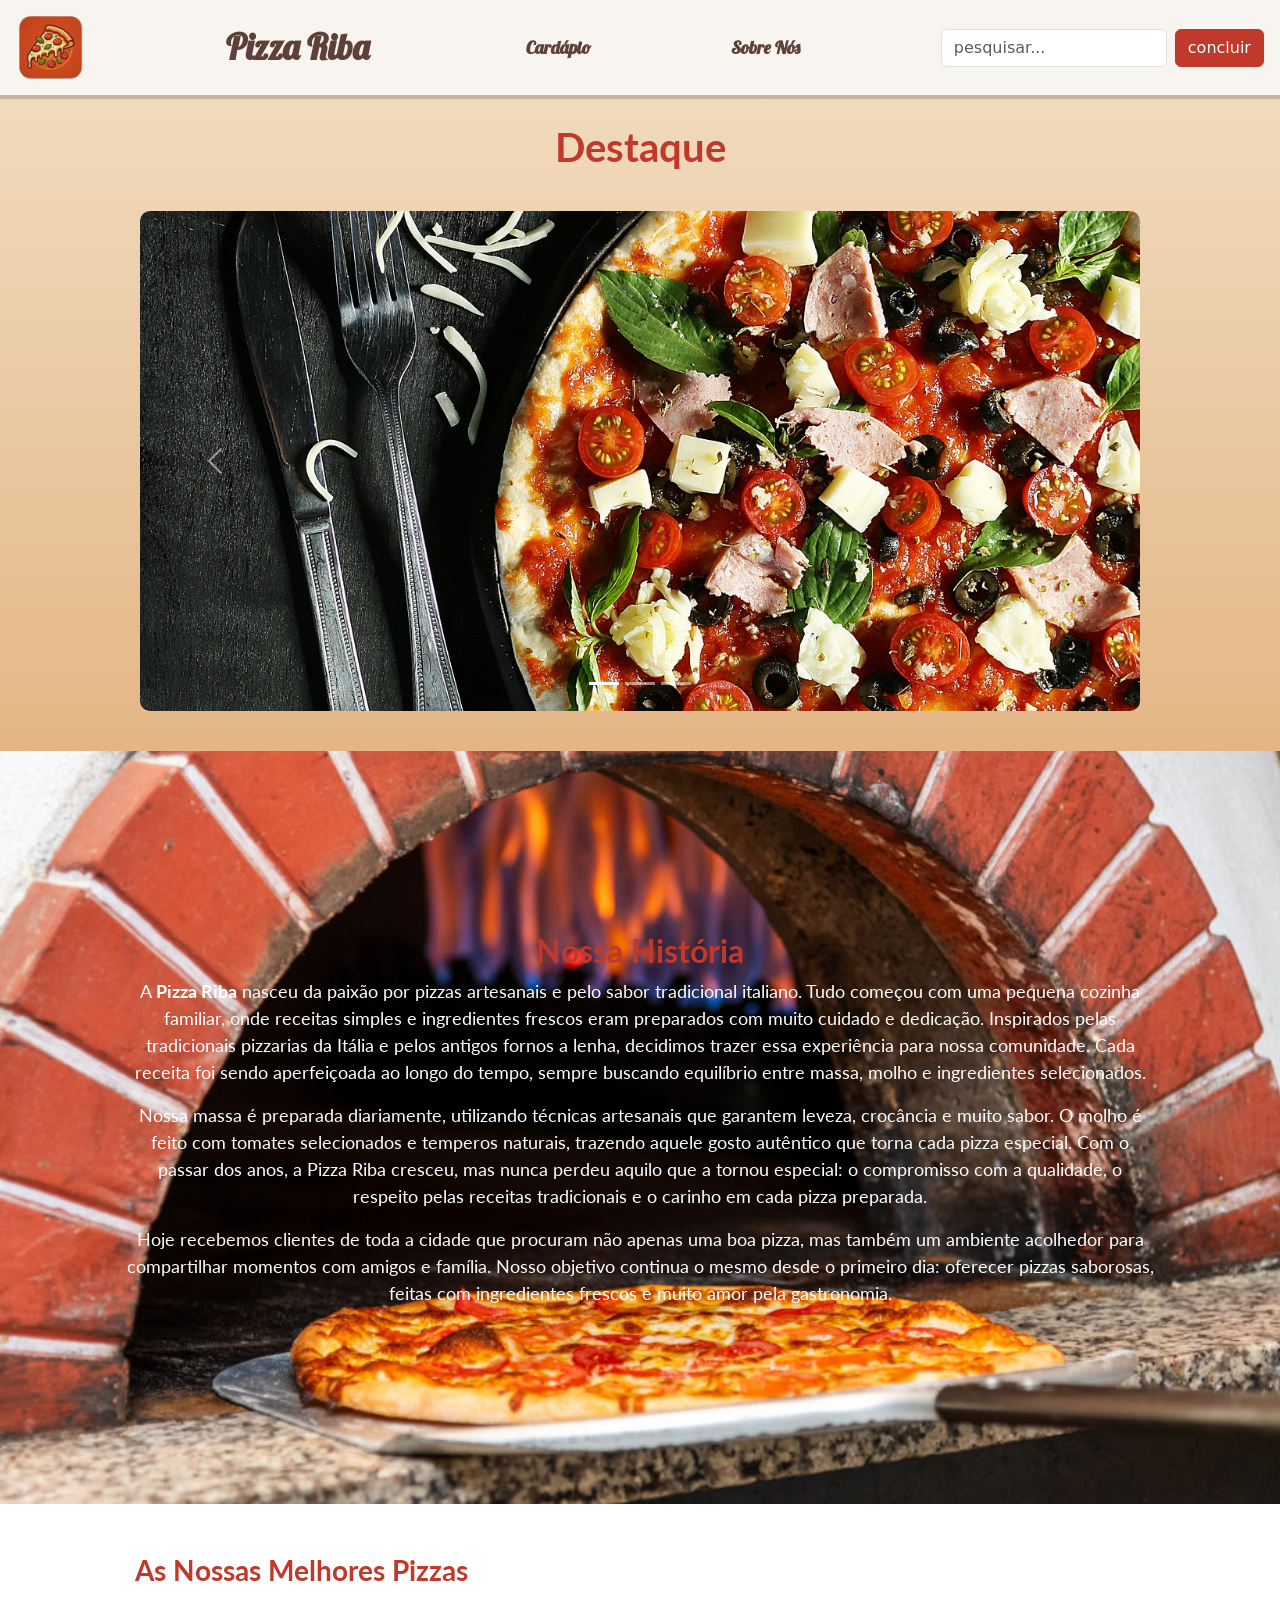
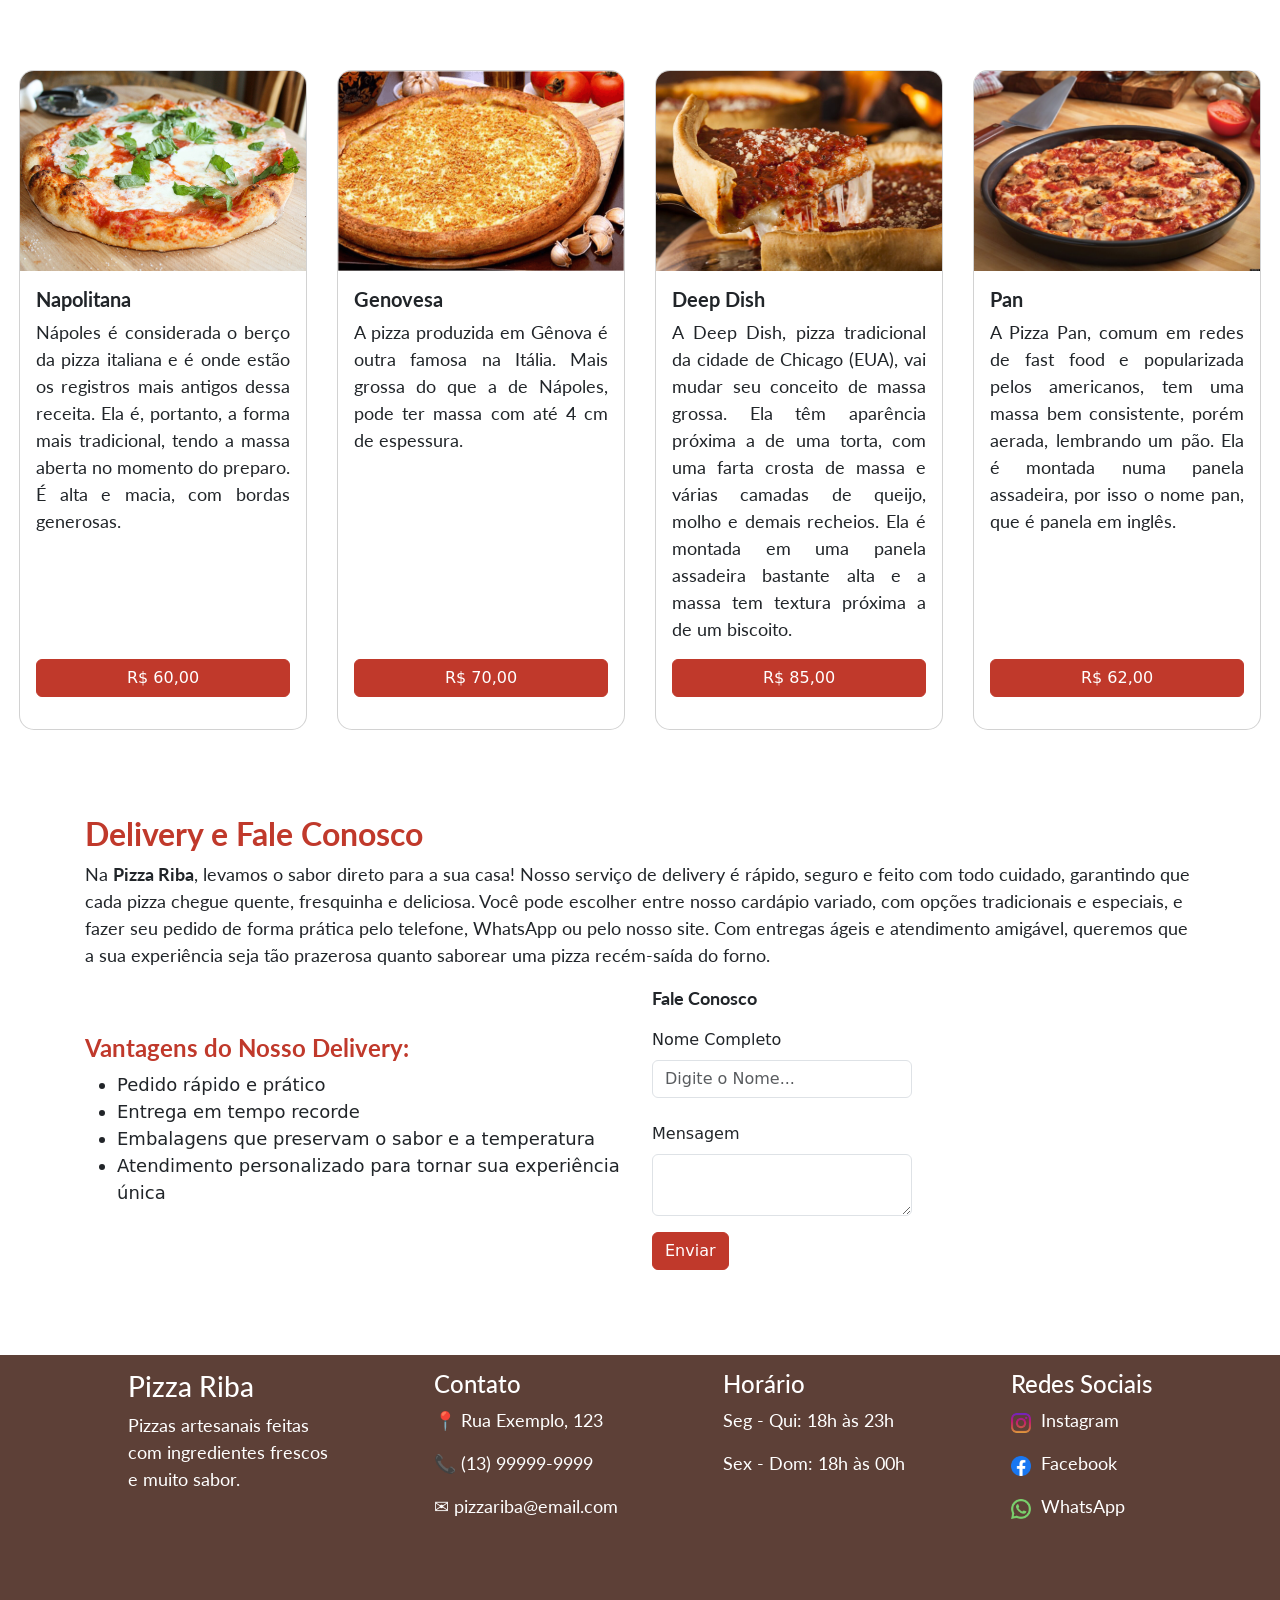
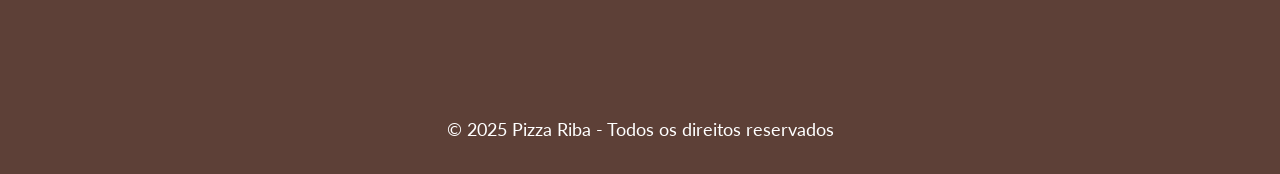
<file: atividade_bootstrap/atividade_bootstrap/index.html>
<!DOCTYPE html>
<html lang="pt-BR">
<head>
    <meta charset="UTF-8">
    <meta name="viewport" content="Veja a nossa pizzaria! consulte sabores e preços e realiza o pedido.">
    <link href="https://cdn.jsdelivr.net/npm/bootstrap@5.3.2/dist/css/bootstrap.min.css" rel="stylesheet">
    <title>Pizza Riba - Pizzaria</title>
    <link rel="stylesheet" href=".\estilo\estilo.css">
</head>
<body>
    <header class="cabecalho">
         <nav class="navbar navbar-expand-lg">
        <div class="container-fluid m-1">
        <img src="./fotos/logo.svg" alt="" width="70">
        <a class="navbar-brand menu"><strong>Pizza Riba</strong></a>
        <a class="menu" href="cardapio.html"><strong>Cardápio</strong></a>
        <a class="menu" href="./sobre-nos.html"><strong>Sobre Nós</strong></a>
        <form class="d-flex" role="search">
          <input class="form-control me-2" type="search" placeholder="pesquisar..." aria-label="Search">
          <button class="btn btn-outline-success" type="submit">concluir</button>
        </form>
      </div>
    </nav>
     <hr>
    </header>
    <main>
        <section> 
           <div class="container mt-4">
                <h1 class="destaque"><strong>Destaque</strong></h1>
                <div id="carouselExampleIndicators" class="carousel slide" data-bs-ride="carousel" data-bs-interval="3000"  data-bs-pause="false">

            <div class="carousel-indicators">
                <button type="button" data-bs-target="#carouselExampleIndicators" data-bs-slide-to="0" class="active"></button>
                <button type="button" data-bs-target="#carouselExampleIndicators" data-bs-slide-to="1"></button>
                <button type="button" data-bs-target="#carouselExampleIndicators" data-bs-slide-to="2"></button>
            </div>

            <div class="carousel-inner">

            <div class="carousel-item active">
                <img src="./fotos/hoaluu-pizza-2589569_1920.jpg" alt="Pizza Ilustrativa" class="d-block w-100" >
            </div>

            <div class="carousel-item">
                <img src="./fotos/mariya_m-salami-pizza-6593465_1920.jpg" alt="Pizza Ilustrativa" class="d-block w-100">
            </div>

            <div class="carousel-item">
                <img src="./fotos/zuzi99-pizza-3010062_1920.jpg" alt="Pizza Ilustrativa" class="d-block w-100">
            </div>

            </div>

            <button class="carousel-control-prev" type="button" data-bs-target="#carouselExampleIndicators" data-bs-slide="prev">
                <span class="carousel-control-prev-icon"></span>
            </button>

            <button class="carousel-control-next" type="button" data-bs-target="#carouselExampleIndicators" data-bs-slide="next">
                <span class="carousel-control-next-icon"></span>
            </button>

            </div>
            </div>
        </section>
        <section class="historia py-5">

    <div class="container-historia">

        <div class="historia-texto text-center py-5">
            <h2><strong>Nossa História</strong></h2>

            <p>
                A <strong>Pizza Riba</strong> nasceu da paixão por pizzas artesanais e
                pelo sabor tradicional italiano. Tudo começou com uma pequena
                cozinha familiar, onde receitas simples e ingredientes frescos
                eram preparados com muito cuidado e dedicação.
                Inspirados pelas tradicionais pizzarias da Itália e pelos antigos
                fornos a lenha, decidimos trazer essa experiência para nossa
                comunidade. Cada receita foi sendo aperfeiçoada ao longo do tempo,
                sempre buscando equilíbrio entre massa, molho e ingredientes
                selecionados.
            </p>
            <p>
                Nossa massa é preparada diariamente, utilizando técnicas
                artesanais que garantem leveza, crocância e muito sabor.
                O molho é feito com tomates selecionados e temperos naturais,
                trazendo aquele gosto autêntico que torna cada pizza especial.
                Com o passar dos anos, a Pizza Riba cresceu, mas nunca perdeu
                aquilo que a tornou especial: o compromisso com a qualidade,
                o respeito pelas receitas tradicionais e o carinho em cada
                pizza preparada.
            </p>

            <p>
                Hoje recebemos clientes de toda a cidade que procuram não
                apenas uma boa pizza, mas também um ambiente acolhedor para
                compartilhar momentos com amigos e família.
                Nosso objetivo continua o mesmo desde o primeiro dia:
                oferecer pizzas saborosas, feitas com ingredientes frescos
                e muito amor pela gastronomia.
            </p>
        </div>
    </div>
   </section>
<h3 class="titulo-2"><strong>As Nossas Melhores Pizzas</strong></h3><br>

<section class="conteudo">  
    <div class="card" style="width: 18rem;">
      <img src="./fotos/Napolitana.jpg" alt="Pizza Napolitana">
      <div class="card-body d-flex flex-column">
        <h5 class="card-title"><strong>Napolitana</strong></h5> 
        <p class="card-text">Nápoles é considerada o berço da pizza italiana e é onde estão os registros mais antigos dessa receita.
             Ela é, portanto, a forma mais tradicional, tendo a massa aberta no momento do preparo.
              É alta e macia, com bordas generosas.</p>
        <p class="btn btn-primary btn-custom mt-auto">R$ 60,00</p>
      </div>
    </div>
    <div class="card" style="width: 18rem;">
      <img src="./fotos/genovesa-Massa-Finna.png" alt="Pizza Genovesa">
      <div class="card-body d-flex flex-column">
        <h5 class="card-title"><strong>Genovesa</strong></h5>
        <p class="card-text">A pizza produzida em Gênova é outra famosa na Itália. Mais grossa do que a de Nápoles,
             pode ter massa com até 4 cm de espessura.</p>
        <p class="btn btn-primary btn-custom mt-auto">R$ 70,00</p>
      </div>
    </div>
    <div class="card" style="width: 18rem;">
      <img src="./fotos/depp_dish.jpg" alt="Pizza Deep Dish">
      <div class="card-body d-flex flex-column">
        <h5 class="card-title"><strong>Deep Dish</strong></h5>
        <p class="card-text">A Deep Dish, pizza tradicional da cidade de Chicago (EUA), vai mudar seu conceito de massa grossa. Ela têm aparência próxima a de uma torta,
             com uma farta crosta de massa e várias camadas de queijo, molho e demais recheios.
              Ela é montada em uma panela assadeira bastante alta e a massa tem textura próxima a de um biscoito.</p>
        <p class="btn btn-primary btn-custom mt-auto">R$ 85,00</p>
      </div>
    </div>
    <div class="card" style="width: 18rem;">
      <img src="./fotos/pizza_pan.jpg" alt="Pizza Pan">
      <div class="card-body d-flex flex-column">
        <h5 class="card-title"><strong>Pan</strong></h5>
        <p class="card-text">A Pizza Pan, comum em redes de fast food e popularizada pelos americanos, tem uma massa bem consistente, porém aerada,
            lembrando um pão. Ela é montada numa panela assadeira, por isso o nome pan, que é panela em inglês.</p>
        <p class="btn btn-primary btn-custom mt-auto">R$ 62,00</p>
      </div>
    </div>
</section>

<section class="delivery">
    <h2><strong>Delivery e Fale Conosco</strong></h2>
    <p>
        Na <strong>Pizza Riba</strong>, levamos o sabor direto para a sua casa!
        Nosso serviço de delivery é rápido, seguro e feito com todo cuidado, garantindo que cada pizza chegue quente, fresquinha e deliciosa.
        Você pode escolher entre nosso cardápio variado, com opções tradicionais e especiais, e fazer seu pedido de forma prática pelo telefone, WhatsApp ou pelo nosso site.
        Com entregas ágeis e atendimento amigável, queremos que a sua experiência seja tão prazerosa quanto saborear uma pizza recém-saída do forno.
    </p>

        <div class="row align-items-center"> 
    
    <div class="col-md-6">
        <h4><strong>Vantagens do Nosso Delivery:</strong></h4>
        <ul>
            <li>Pedido rápido e prático</li>
            <li>Entrega em tempo recorde</li>
            <li>Embalagens que preservam o sabor e a temperatura</li>
            <li>Atendimento personalizado para tornar sua experiência única</li>
        </ul>
    </div>

    <div class="col-md-3">
        <div class="mb-4">
            <p><strong>Fale Conosco</strong></p>
            <label for="exampleFormControlInput1" class="form-label">Nome Completo</label>
            <input type="text" class="form-control" id="exampleFormControlInput1" placeholder="Digite o Nome...">
        </div>
        <div class="mb-3">
            <label for="exampleFormControlTextarea1" class="form-label">Mensagem</label>
            <textarea class="form-control" id="exampleFormControlTextarea1" ></textarea>
        </div>
       <button type="submit" class="btn btn-pizza">Enviar</button>
    </div>

</div>
</section>
    </main>
    <footer class="footer">

    <div class="footer-container">

        <div class="footer-coluna">
            <h3>Pizza Riba</h3>
            <p>Pizzas artesanais feitas com ingredientes frescos e muito sabor.</p>
            <iframe src="https://www.google.com/maps/embed?pb=!1m18!1m12!1m3!1d3646.0278077948683!2d-46.3202654!3d-23.959456799999998!2m3!1f0!2f0!3f0!3m2!1i1024!2i768!4f13.1!3m3!1m2!1s0x94ce03a68aaf89bf%3A0x92ff01c76d2f927a!2sBig%20Pizzas!5e0!3m2!1spt-BR!2sbr!4v1773238182101!5m2!1spt-BR!2sbr" width="300" height="200" style="border-radius:15px;" allowfullscreen="" loading="lazy" referrerpolicy="no-referrer-when-downgrade"></iframe>
        </div>

        <div class="footer-coluna">
            <h4>Contato</h4>
            <p>📍 Rua Exemplo, 123</p>
            <p>📞 (13) 99999-9999</p>
            <p>✉ pizzariba@email.com</p>
        </div>

        <div class="footer-coluna">
            <h4>Horário</h4>
            <p>Seg - Qui: 18h às 23h</p>
            <p>Sex - Dom: 18h às 00h</p>
        </div>

        <div class="footer-coluna">
            <h4>Redes Sociais</h4>     
            <p><img src="./fotos/instagram (2).png" alt="logo do instagram" width="20">&nbsp; Instagram</p>
            <p><img src="./fotos/facebook.png" width="20" alt="logo do facebook">&nbsp; Facebook</p>
            <p><img src="./fotos/whatsapp (2).png" width="20" alt="logo do whatsapp">&nbsp; WhatsApp</p>
        </div>

    </div>

    <div class="footer-direitos">
        <p>© 2025 Pizza Riba - Todos os direitos reservados</p>
    </div>

</footer>
    <script src="https://cdn.jsdelivr.net/npm/bootstrap@5.3.2/dist/js/bootstrap.bundle.min.js"></script>
</body>
</html>
</file>
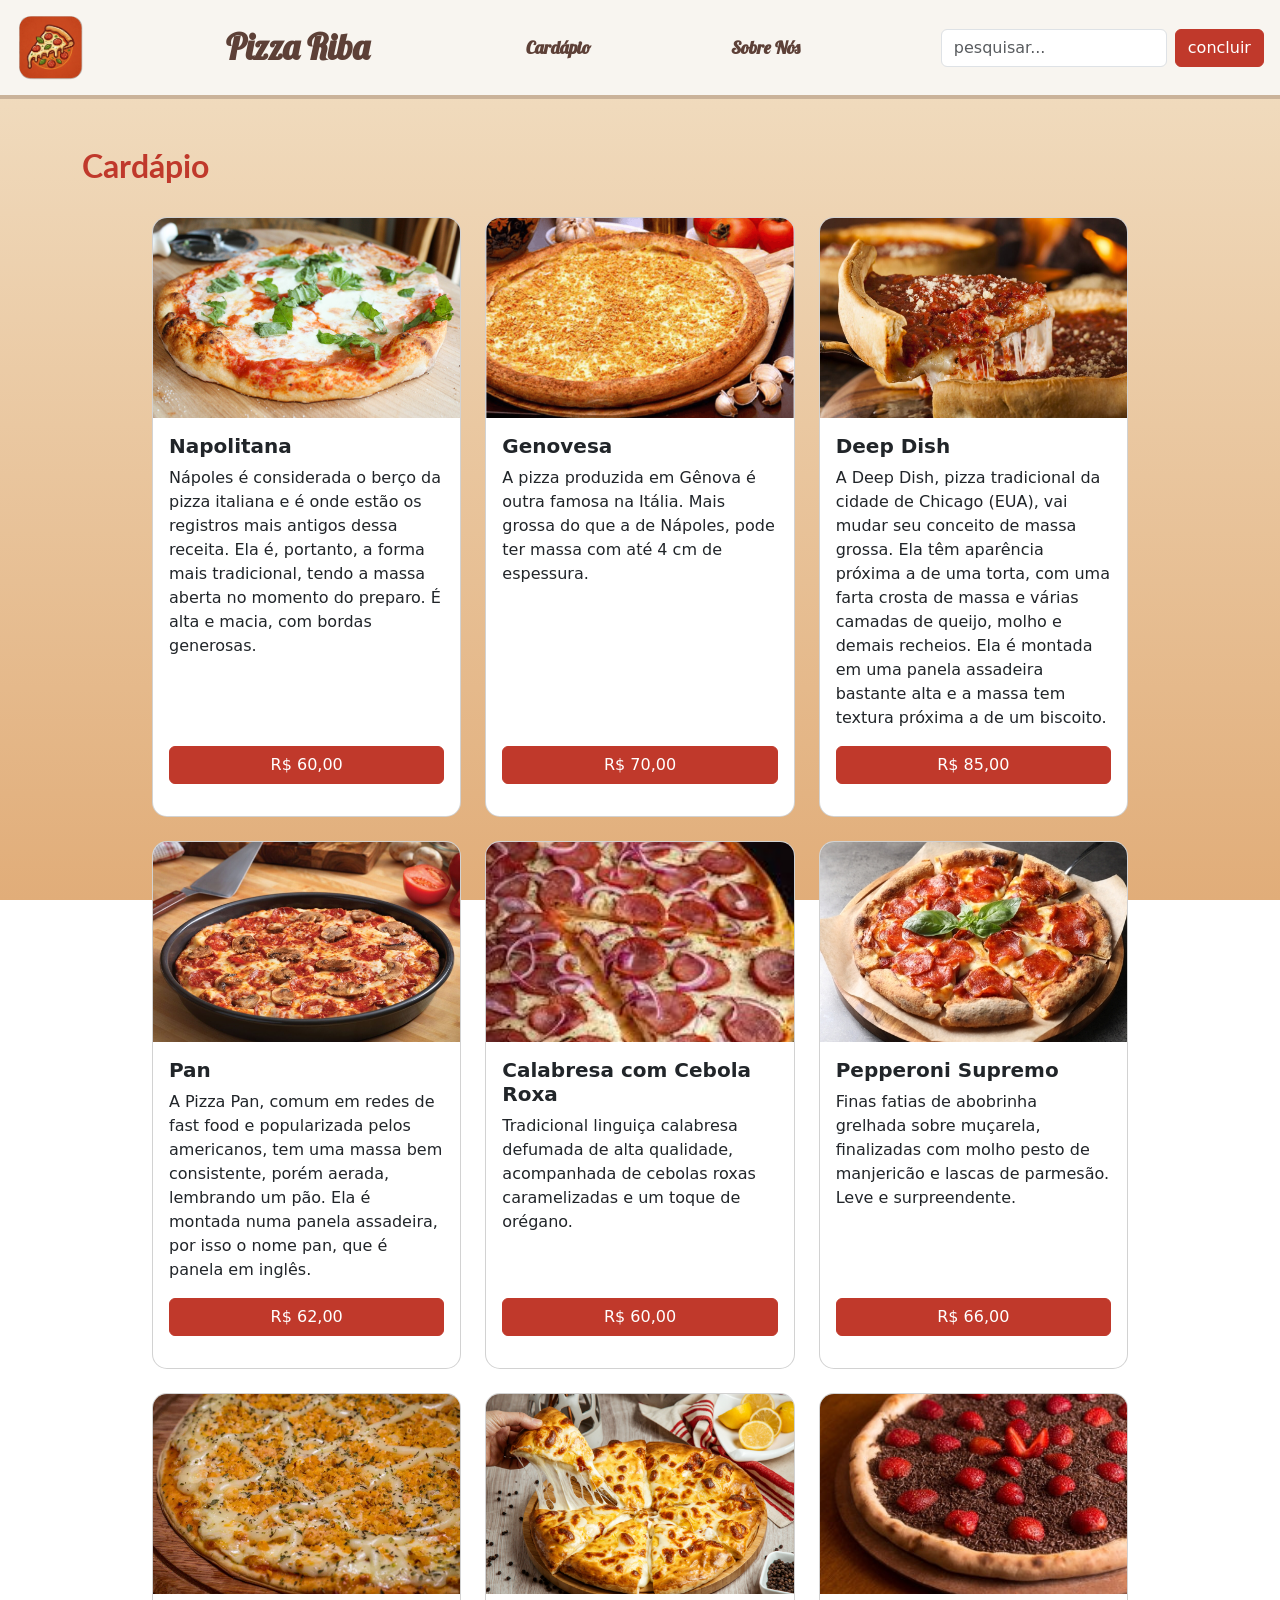
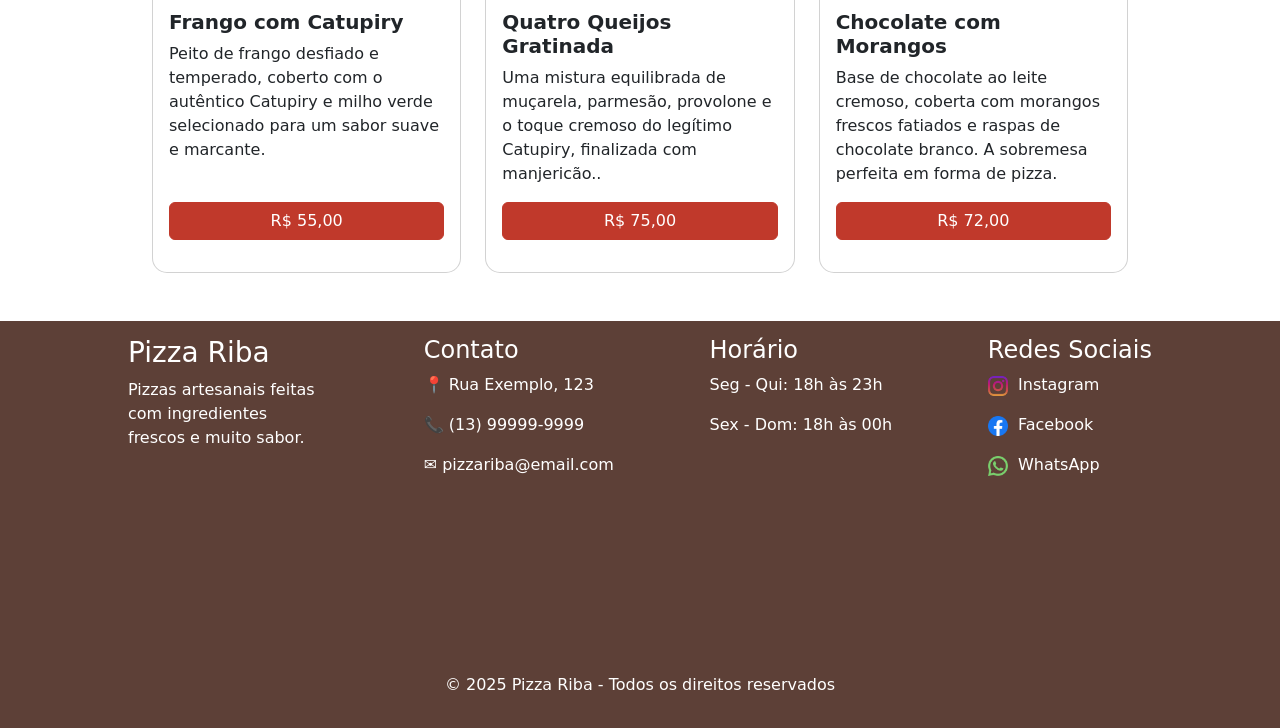
<file: atividade_bootstrap/atividade_bootstrap/cardapio.html>
<!DOCTYPE html>
<html lang="pt-BR">
<head>
    <meta charset="UTF-8">
    <link href="https://cdn.jsdelivr.net/npm/bootstrap@5.3.2/dist/css/bootstrap.min.css" rel="stylesheet">
    <link rel="stylesheet" href="./estilo/cardapio.css">
    <meta name="viewport" content="Venha olhar o nosso cardápio!">
    <title>Pizza Riba - Cardápio</title>
</head>
<body>
    <header class="cabecalho">
         <nav class="navbar navbar-expand-lg">
        <div class="container-fluid m-1 ">
        <img src="./fotos/logo.svg" alt="Logo da Pizzaria" width="70">
        <a class="navbar-brand menu" href="./index.html"><strong>Pizza Riba</strong></a>
        <a class="menu"><strong>Cardápio</strong></a>
        <a class="menu" href="./sobre-nos.html"><strong>Sobre Nós</strong></a>
        <form class="d-flex" role="search">
          <input class="form-control me-2" type="search" placeholder="pesquisar..." aria-label="Search">
          <button class="btn btn-outline-success" type="submit">concluir</button>
        </form>
      </div>
    </nav>
     <hr>
    </header>
    <main class="container my-5">
        <h2><strong>Cardápio</strong></h2>
        <section class=" conteudo row row-cols-1 row-cols-md-2 row-cols-lg-3 g-4">
        <div class="col">
        <div class="card h-100">
      <img class="card-img-top" src="./fotos/Napolitana.jpg" alt="Pizza Napolitana">
      <div class="card-body d-flex flex-column">
        <h5 class="card-title"><strong>Napolitana</strong></h5> 
        <p class="card-text">Nápoles é considerada o berço da pizza italiana e é onde estão os registros mais antigos dessa receita.
             Ela é, portanto, a forma mais tradicional, tendo a massa aberta no momento do preparo.
              É alta e macia, com bordas generosas.</p>
        <p class="btn btn-primary btn-custom mt-auto">R$ 60,00</p>
      </div>
    </div>
    </div>
    <div class="col">
     <div class="card h-100">
      <img class="card-img-top" src="./fotos/genovesa-Massa-Finna.png" alt="Pizza Genovesa">
      <div class="card-body d-flex flex-column">
        <h5 class="card-title"><strong>Genovesa</strong></h5>
        <p class="card-text">A pizza produzida em Gênova é outra famosa na Itália. Mais grossa do que a de Nápoles,
             pode ter massa com até 4 cm de espessura.</p>
        <p class="btn btn-primary btn-custom mt-auto">R$ 70,00</p>
      </div>
      </div>
    </div>
    <div class="col">
    <div class="card h-100">
      <img class="card-img-top" src="./fotos/depp_dish.jpg" alt="Pizza Deep Dish">
      <div class="card-body d-flex flex-column">
        <h5 class="card-title"><strong>Deep Dish</strong></h5>
        <p class="card-text">A Deep Dish, pizza tradicional da cidade de Chicago (EUA), vai mudar seu conceito de massa grossa. Ela têm aparência próxima a de uma torta,
             com uma farta crosta de massa e várias camadas de queijo, molho e demais recheios.
              Ela é montada em uma panela assadeira bastante alta e a massa tem textura próxima a de um biscoito.</p>
        <p class="btn btn-primary btn-custom mt-auto">R$ 85,00</p>
      </div>
    </div>
    </div>

    <div class="col">
    <div class="card h-100">
      <img class="card-img-top" src="./fotos/pizza_pan.jpg" alt=" Pizza Pan">
      <div class="card-body d-flex flex-column">
        <h5 class="card-title"><strong>Pan</strong></h5>
        <p class="card-text">A Pizza Pan, comum em redes de fast food e popularizada pelos americanos, tem uma massa bem consistente, porém aerada,
            lembrando um pão. Ela é montada numa panela assadeira, por isso o nome pan, que é panela em inglês.</p>
        <p class="btn btn-primary btn-custom mt-auto">R$ 62,00</p>
      </div>
    </div>
    </div>
    <div class="col">
    <div class="card h-100">
      <img class="card-img-top" src="./fotos/calabresa_cebola.jpg" alt="Pizza Calabresa">
      <div class="card-body d-flex flex-column">
        <h5 class="card-title"><strong>Calabresa com Cebola Roxa</strong></h5>
        <p class="card-text">Tradicional linguiça calabresa defumada de alta qualidade, acompanhada de cebolas roxas caramelizadas e um toque de orégano.</p>
        <p class="btn btn-primary btn-custom mt-auto">R$ 60,00</p>
      </div>
    </div>
    </div>
    <div class="col">
    <div class="card h-100">
      <img class="card-img-top" src="./fotos/peperoni.jpeg" alt="Pizza Pepperoni Supremo">
      <div class="card-body d-flex flex-column">
        <h5 class="card-title"><strong>Pepperoni Supremo</strong></h5>
        <p class="card-text">Finas fatias de abobrinha grelhada sobre muçarela, finalizadas com molho pesto de manjericão e lascas de parmesão. Leve e surpreendente.</p>
        <p class="btn btn-primary btn-custom mt-auto">R$ 66,00</p>
      </div>
    </div>
    </div>
    <div class="col">
    <div class="card h-100">
      <img class="card-img-top" src="./fotos/pizza-de-frango_1723876735659.jpg.webp" alt="Pizza Frango com Catupiry">
      <div class="card-body d-flex flex-column">
        <h5 class="card-title"><strong>Frango com Catupiry</strong></h5>
        <p class="card-text">Peito de frango desfiado e temperado, coberto com o autêntico Catupiry e milho verde selecionado para um sabor suave e marcante.</p>
        <p class="btn btn-primary btn-custom mt-auto">R$ 55,00</p>
      </div>
      </div>
    </div>
    <div class="col">
    <div class="card h-100">
      <img class="card-img-top" src="./fotos/quatro_queijos.jpg" alt="Pizza de Quatro Queijos Gratinada">
      <div class="card-body d-flex flex-column">
        <h5 class="card-title"><strong>Quatro Queijos Gratinada</strong></h5>
        <p class="card-text">Uma mistura equilibrada de muçarela, parmesão, provolone e o toque cremoso do legítimo Catupiry, finalizada com manjericão..</p>
        <p class="btn btn-primary btn-custom mt-auto">R$ 75,00</p>
      </div>
    </div>
    </div>
    <div class="col">
    <div class="card h-100">
      <img class="card-img-top" src="./fotos/pizza_doce.jpg" alt="Pizza de Chocolate com Morangos">
      <div class="card-body d-flex flex-column">
        <h5 class="card-title"><strong>Chocolate com Morangos</strong></h5>
        <p class="card-text">Base de chocolate ao leite cremoso, coberta com morangos frescos fatiados e raspas de chocolate branco. A sobremesa perfeita em forma de pizza.</p>
        <p class="btn btn-primary btn-custom mt-auto">R$ 72,00</p>
      </div>
    </div>
    </div>
        </section>
    </main> 
     <footer class="footer">

    <div class="footer-container">

        <div class="footer-coluna">
            <h3>Pizza Riba</h3>
            <p>Pizzas artesanais feitas com ingredientes frescos e muito sabor.</p>
            <iframe src="https://www.google.com/maps/embed?pb=!1m18!1m12!1m3!1d3646.0278077948683!2d-46.3202654!3d-23.959456799999998!2m3!1f0!2f0!3f0!3m2!1i1024!2i768!4f13.1!3m3!1m2!1s0x94ce03a68aaf89bf%3A0x92ff01c76d2f927a!2sBig%20Pizzas!5e0!3m2!1spt-BR!2sbr!4v1773238182101!5m2!1spt-BR!2sbr" width="350" height="200" style="border-radius:15px;" allowfullscreen="" loading="lazy" referrerpolicy="no-referrer-when-downgrade"></iframe>
        </div>

        <div class="footer-coluna">
            <h4>Contato</h4>
            <p>📍 Rua Exemplo, 123</p>
            <p>📞 (13) 99999-9999</p>
            <p>✉ pizzariba@email.com</p>
        </div>

        <div class="footer-coluna">
            <h4>Horário</h4>
            <p>Seg - Qui: 18h às 23h</p>
            <p>Sex - Dom: 18h às 00h</p>
        </div>

        <div class="footer-coluna">
            <h4>Redes Sociais</h4>     
            <p><img src="./fotos/instagram (2).png" alt="logo do instagram" width="20">&nbsp; Instagram</p>
            <p><img src="./fotos/facebook.png" width="20" alt="logo do facebook">&nbsp; Facebook</p>
            <p><img src="./fotos/whatsapp (2).png" width="20" alt="logo do whatsapp">&nbsp; WhatsApp</p>
        </div>

    </div>

    <div class="footer-direitos">
        <p>© 2025 Pizza Riba - Todos os direitos reservados</p>
    </div>
</footer>
</body>
</html>
</file>
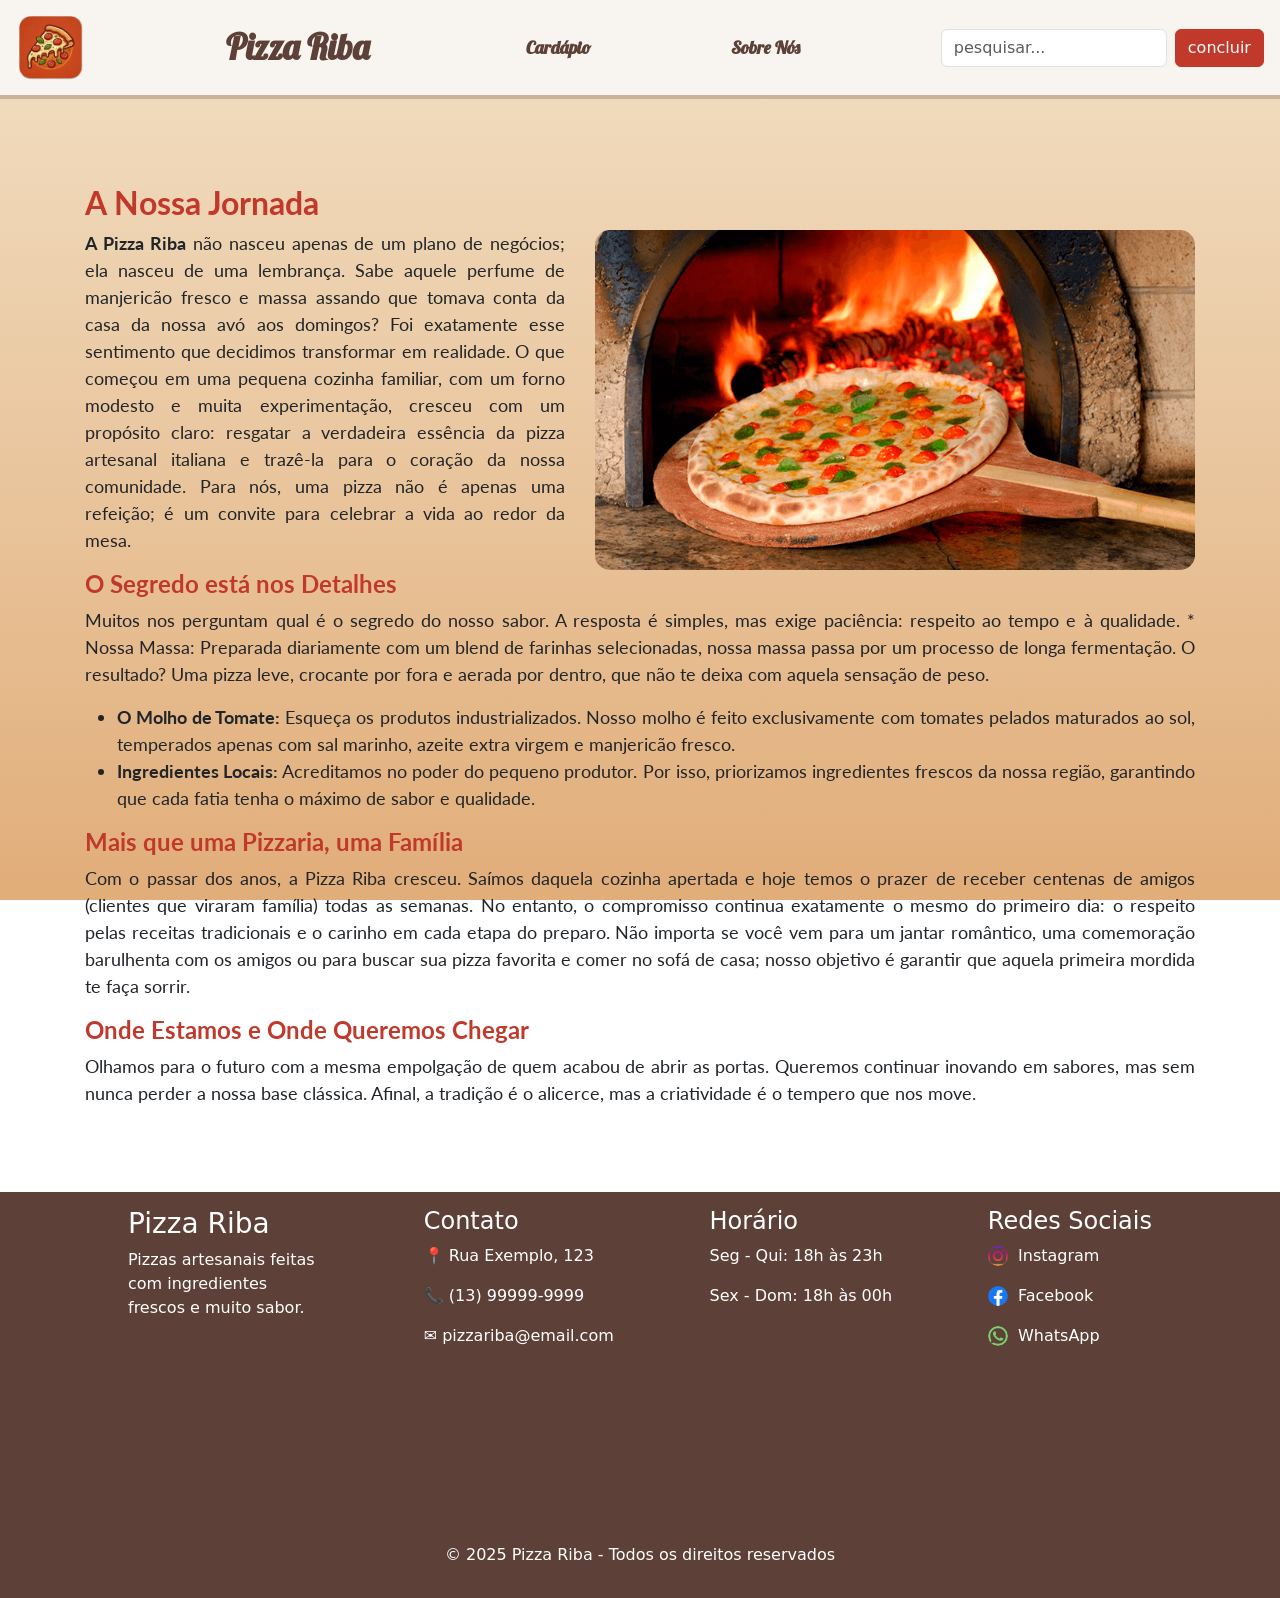
<file: atividade_bootstrap/atividade_bootstrap/sobre-nos.html>
<!DOCTYPE html>
<html lang="pt-BR">
<head>
    <meta charset="UTF-8">
    <meta name="viewport" content="Veja descobrir sobre a gente! tenha todas as informações necessárias da nossa Hostória">
    <link href="https://cdn.jsdelivr.net/npm/bootstrap@5.3.2/dist/css/bootstrap.min.css" rel="stylesheet">
    <title>Pizza Riba - Sobre Nós</title>
    <link rel="stylesheet" href="./estilo/nos.css">
</head>
<body>
    <header class="cabecalho">
         <nav class="navbar navbar-expand-lg">
        <div class="container-fluid m-1 ">
        <img src="./fotos/logo.svg" alt="Logo da Pizzaria" width="70">
        <a class="navbar-brand menu" href="./index.html"><strong>Pizza Riba</strong></a>
        <a class="menu" href="cardapio.html"><strong>Cardápio</strong></a>
        <a class="menu"><strong>Sobre Nós</strong></a>
        <form class="d-flex" role="search">
          <input class="form-control me-2" type="search" placeholder="pesquisar..." aria-label="Search">
          <button class="btn btn-outline-success" type="submit">concluir</button>
        </form>
      </div>
    </nav>
     <hr>
    </header>
    <main>
        <section class="conteudo">
            <h2><strong>A Nossa Jornada</strong></h2>
            <div class="descricao">
                <p><strong>A Pizza Riba</strong> não nasceu apenas de um plano de negócios; ela nasceu de uma lembrança. Sabe aquele perfume de manjericão 
                fresco e massa assando que tomava conta da casa da nossa avó aos domingos? Foi exatamente esse sentimento que decidimos transformar em realidade.
                O que começou em uma pequena cozinha familiar, com um forno modesto e muita experimentação, cresceu com um propósito claro: resgatar a verdadeira essência da pizza artesanal italiana e
                trazê-la para o coração da nossa comunidade. Para nós, uma pizza não é apenas uma refeição; é um convite para celebrar a vida ao redor da mesa.
                </p>
                <img src="./fotos/forno_nos.png" alt="forno a Lenha" width="600">
            </div>
            
            <h4><strong>O Segredo está nos Detalhes</strong></h4>
            <p>Muitos nos perguntam qual é o segredo do nosso sabor. A resposta é simples, mas exige paciência: respeito ao tempo e à qualidade. * Nossa Massa:
                Preparada diariamente com um blend de farinhas selecionadas, nossa massa passa por um processo de longa fermentação. O resultado? Uma pizza leve, crocante por fora e aerada por dentro, que não te deixa com aquela sensação de peso.
            </p>
            <ul>
                <li><strong>O Molho de Tomate:</strong> Esqueça os produtos industrializados. Nosso molho é feito exclusivamente com tomates pelados maturados ao sol,
                     temperados apenas com sal marinho, azeite extra virgem e manjericão fresco.</li>
                <li><strong>Ingredientes Locais:</strong> Acreditamos no poder do pequeno produtor. Por isso, priorizamos ingredientes frescos da nossa região,
                     garantindo que cada fatia tenha o máximo de sabor e qualidade.</li>
            </ul>
                <h4><strong>Mais que uma Pizzaria, uma Família</strong></h4>
                <p>Com o passar dos anos, a Pizza Riba cresceu. Saímos daquela cozinha apertada e hoje temos o prazer de receber centenas de amigos (clientes que viraram família) todas as semanas. No entanto, o compromisso continua exatamente o mesmo do primeiro dia: o respeito pelas receitas tradicionais
                     e o carinho em cada etapa do preparo.
                    Não importa se você vem para um jantar romântico, uma comemoração barulhenta com os amigos ou para buscar sua pizza favorita e comer no sofá de casa; nosso objetivo é garantir que aquela primeira mordida te faça sorrir.</p>
                    <h4><strong>Onde Estamos e Onde Queremos Chegar</strong></h4>
                    <p>Olhamos para o futuro com a mesma empolgação de quem acabou de abrir as portas. Queremos continuar inovando em sabores, mas sem nunca perder a
                        nossa base clássica. Afinal, a tradição é o alicerce, mas a criatividade é o tempero que nos move.</p>
        </section>
    </main>
     <footer class="footer">

    <div class="footer-container">

        <div class="footer-coluna">
            <h3>Pizza Riba</h3>
            <p>Pizzas artesanais feitas com ingredientes frescos e muito sabor.</p>
            <iframe src="https://www.google.com/maps/embed?pb=!1m18!1m12!1m3!1d3646.0278077948683!2d-46.3202654!3d-23.959456799999998!2m3!1f0!2f0!3f0!3m2!1i1024!2i768!4f13.1!3m3!1m2!1s0x94ce03a68aaf89bf%3A0x92ff01c76d2f927a!2sBig%20Pizzas!5e0!3m2!1spt-BR!2sbr!4v1773238182101!5m2!1spt-BR!2sbr" width="350" height="200" style="border-radius:15px;" allowfullscreen="" loading="lazy" referrerpolicy="no-referrer-when-downgrade"></iframe>
        </div>

        <div class="footer-coluna">
            <h4>Contato</h4>
            <p>📍 Rua Exemplo, 123</p>
            <p>📞 (13) 99999-9999</p>
            <p>✉ pizzariba@email.com</p>
        </div>

        <div class="footer-coluna">
            <h4>Horário</h4>
            <p>Seg - Qui: 18h às 23h</p>
            <p>Sex - Dom: 18h às 00h</p>
        </div>

        <div class="footer-coluna">
            <h4>Redes Sociais</h4>     
            <p><img src="./fotos/instagram (2).png" alt="logo do instagram" width="20">&nbsp; Instagram</p>
            <p><img src="./fotos/facebook.png" width="20" alt="logo do facebook">&nbsp; Facebook</p>
            <p><img src="./fotos/whatsapp (2).png" width="20" alt="logo do whatsapp">&nbsp; WhatsApp</p>
        </div>

    </div>

    <div class="footer-direitos">
        <p>© 2025 Pizza Riba - Todos os direitos reservados</p>
    </div>

</footer>
    <script src="https://cdn.jsdelivr.net/npm/bootstrap@5.3.2/dist/js/bootstrap.bundle.min.js"></script>
</body>
</html>
</file>
<file: atividade_bootstrap/atividade_bootstrap/estilo/cardapio.css>
@import url('https://fonts.googleapis.com/css2?family=Lato:wght@400;700&family=Lobster&display=swap');

:root{
    --vermelho: #C0392B;
    --marrom: #5D4037;
    --bege: #F8F5F0;
    --titulo:'Lobster';
    --texto:'Lato';
}
body{
    background: linear-gradient( #f2e0c5, #e1ad79);
    background-attachment: fixed;
}
h2{
    color: var(--vermelho);
    font-family: var(--texto);
}
/* cabeçalho-Menu*/
.btn-pizza {
    background-color: var(--vermelho)!important; 
    color: white!important;
    border-color: var(--vermelho)!important;
   
}
.navbar{
    background-color:var(--bege);
}
.menu{
    text-decoration: none;
    color: var(--marrom)!important;
    font-size: 18px;
    font-family: var(--titulo);
}
hr{
   color: var(--marrom);
   border-bottom: 3px solid;
   margin: 0;

}
.btn.btn-outline-success{
    background-color: var(--vermelho)!important;
    color: white;
    border-color: var(--vermelho)!important;
}

.navbar-brand{
    color: var(--marrom);
    font-size: 35px;
}
.logo-titulo{
    display: flex;
    align-items: center;
    gap: 10px;
    color: var(--marrom);
}
/* card-pizza*/

.conteudo{
    max-width: 1000px; 
    margin: 0 auto;
}  
.card{
    border-radius: 15px;
    overflow: hidden;
    
}
.card img{       
    height: 200px;
    object-fit: cover;
    
}
.btn-custom {
    background-color:var(--vermelho)!important;
    border-color: var(--vermelho) !important;
}
.titulo-2{
    color: var(--vermelho);
    margin-left: 85px;
    padding: 50px;
    
}

/* rodapé*/
.footer-container{
    display: flex;
    justify-content: space-between;
    
}

.footer-coluna{
    max-width: 200px;
}

.footer-direitos{
    text-align: center;
}
.footer{
    background-color: var(--marrom);
    color: white;
    padding: 15px 10%;
}
</file>
<file: atividade_bootstrap/atividade_bootstrap/estilo/nos.css>
@import url('https://fonts.googleapis.com/css2?family=Lato:wght@400;700&family=Lobster&display=swap');

:root{
    --vermelho: #C0392B;
    --marrom: #5D4037;
    --bege: #F8F5F0;
    --titulo:'Lobster';
    --texto:'Lato';
}
body{
    background: linear-gradient( #f2e0c5 , #e1ad79);
    background-attachment: fixed;
}

/* cabeçalho-Menu*/
.btn-pizza {
    background-color: var(--vermelho)!important; 
    color: white!important;
    border-color: var(--vermelho)!important;
   
}
.navbar{
    background-color:var(--bege);
}
.menu{
    text-decoration: none;
    color: var(--marrom)!important;
    font-size: 18px;
    font-family: var(--titulo);
}
hr{
   color: var(--marrom);
   border-bottom: 3px solid;
   margin: 0;

}
.btn.btn-outline-success{
    background-color: var(--vermelho)!important;
    color: white;
    border-color: var(--vermelho)!important;
}

.navbar-brand{
    color: var(--marrom);
    font-size: 35px;
}
.logo-titulo{
    display: flex;
    align-items: center;
    gap: 10px;
    color: var(--marrom);
}
/* conteudo*/
.conteudo{
    margin: 85px;
    text-align: justify;
    font-family: var(--texto);
    font-size: 18px;
}
.conteudo h4,h2{
    color: var(--vermelho);
}
.footer-container{
    display: flex;
    justify-content: space-between;
    
}
.descricao{
    display: flex;
    gap: 30px;
}
img{
    border-radius: 15px;
}
/* rodapé*/

.footer-coluna{
    max-width: 200px;
}

.footer-direitos{
    text-align: center;
}
.footer{
    background-color: var(--marrom);
    color: white;
    padding: 15px 10%;
}
</file>
